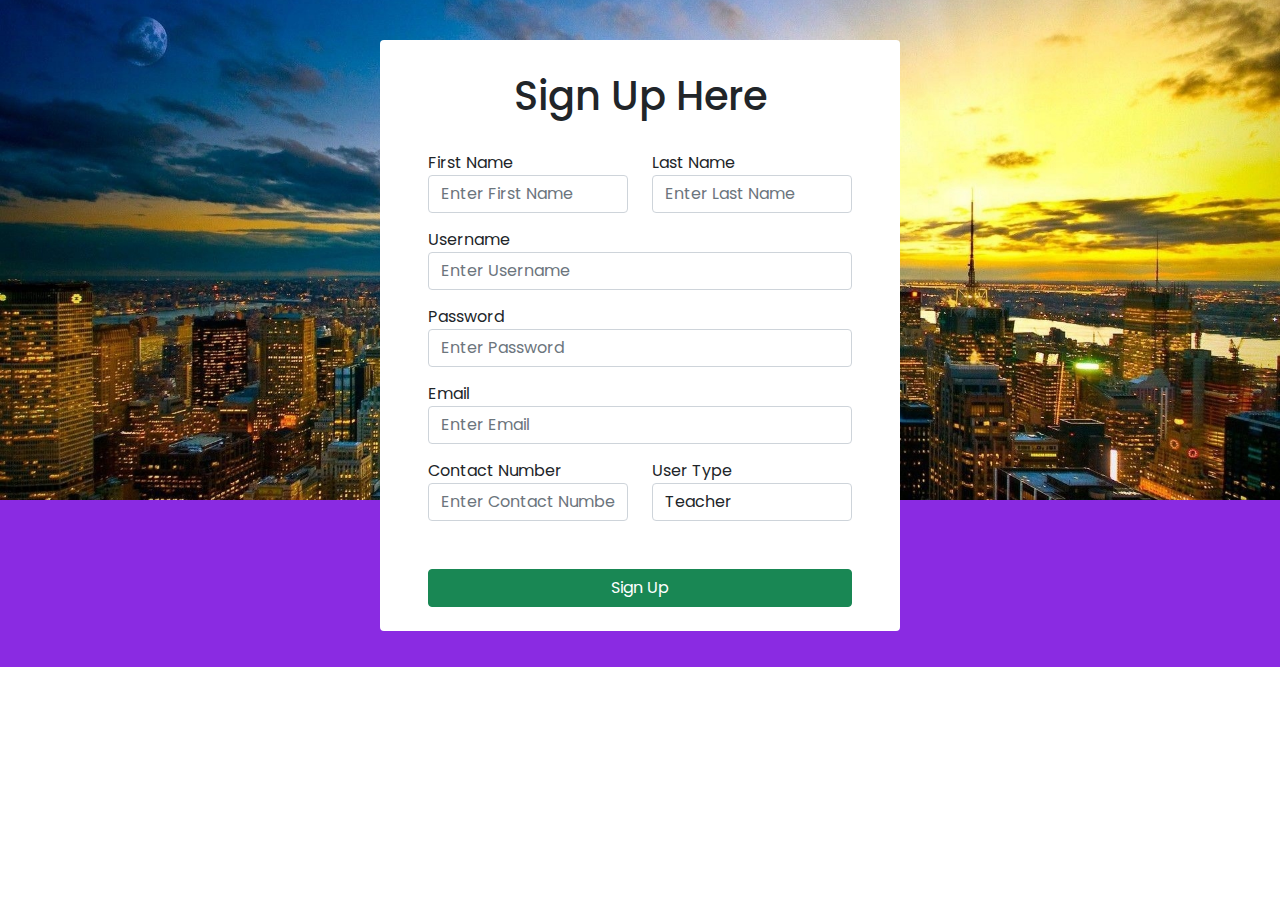
<file: register.html>
<!DOCTYPE html>
<html lang="en">
<head>
    <meta charset="UTF-8">
    <meta http-equiv="X-UA-Compatible" content="IE=edge">
    <meta name="viewport" content="width=device-width, initial-scale=1.0">
    <title>register</title>
    <link rel="stylesheet" href="style.css">
    <link rel="stylesheet" href="style_2.css">
    <link rel="stylesheet" href="bootstrap/css/bootstrap.min.css">
    <script src="bootstrap/jquery.js"></script>
    <script src="popper.js"></script>
    <script src="popper.min.js"></script>
    <script src="bootstrap/js/bootstrap.min.js"></script>

    <link href='https://unpkg.com/boxicons@2.0.7/css/boxicons.min.css' rel='stylesheet'>
    <link rel="stylesheet" href="https://cdnjs.cloudflare.com/ajax/libs/font-awesome/6.1.2/css/all.min.css">
    
    <style>
        .img{
            background-image: url("image/1.jpg");
            width: 100%;
            height: 500px;
            background-size: 100% 100%;
            margin: 0px;
        }
        label{
            margin-top: 15px;
        }
        .footer{
            background-color: blueviolet;
            height: 167px;
        }
    </style>
</head>
<body>
    <div class="container-fluid p-0">
        <div class="row justify-content-center img p-3">
            <div class="col-md-5 bg-white px-5 py-4 mt-4 rounded">
                <h1 class="text-center py-2">Sign Up Here</h1>
                <form method="post">
                    <div class="form-group">
                        <div class="row">
                            <div class="col-md-6">
                                <label>First Name</label>
                                <input type="text" class="form-control" placeholder="Enter First Name" name="fname" required>
                            </div>
                            <div class="col-md-6">
                                <label>Last Name</label>
                                <input type="text" class="form-control" placeholder="Enter Last Name" name="lname" required>
                            </div>
                        </div>
                    </div>
                    <div class="form-group">
                        <label>Username&nbsp&nbsp</label><small style="font-size: 15px; font-weight:550 " id="result"></small>
                        <input type="text" class="form-control" placeholder="Enter Username" name="uname" id="username" required>
                    </div>
                    <div class="form-group">
                        <label>Password</label>
                        <input type="password" class="form-control" placeholder="Enter Password" name="password" required pattern="{6}">
                    </div>
                    <div class="form-group">
                        <label>Email</label>
                        <input type="email" class="form-control" placeholder="Enter Email" name="email" required>
                    </div>
                    <div class="form-group">
                        <div class="row">
                            <div class="col-md-6">
                                <label>Contact Number</label><small style="font-size: 15px; font-weight:550 " id="cont_result"></small>
                                <input type="text" class="form-control" placeholder="Enter Contact Number" name="contact" pattern="[0-9]{10}" title="Number must contain 10 digits only" required>
                            </div>
                            <div class="col-md-6">
                                <label>User Type</label>
                                <select class="form-control" name="utype" required>
                                    <option value="cust">Teacher</option>
                                    <option value="sell">Student</option>
                                </select>
                            </div>
                        </div>
                    </div>
                    <div class="form-group mt-5">
                        <a href="index.html"><input type="button" class="btn btn-success" value="Sign Up" id="submitbtn" style="width: 100%;"></a>
                    </div>
                </form>
            </div>
        </div>
        <div class="row footer">
        </div>
    </div>
    
</body>
</html>
</file>
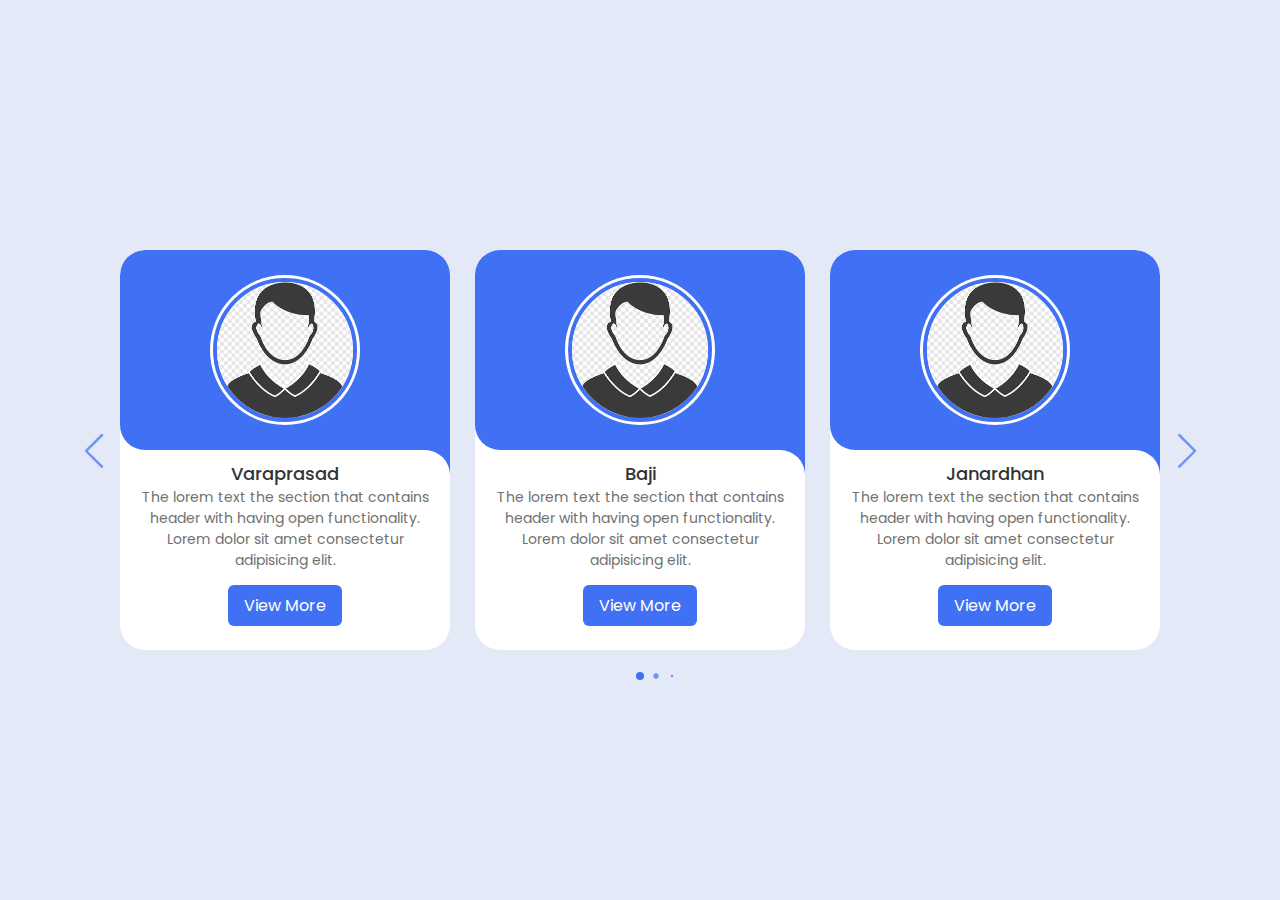
<file: slider.html>
<!DOCTYPE html>
    <!-- Coding by CodingLab | www.codinglabweb.com -->
    <html lang="en">
    <head>
        <meta charset="UTF-8">
        <meta http-equiv="X-UA-Compatible" content="IE=edge">
        <meta name="viewport" content="width=device-width, initial-scale=1.0">
        <title>Responsive Card Slider</title>

        <!-- Swiper CSS -->
        <link rel="stylesheet" href="swiper-bundle.min.css">
        <link rel="stylesheet" href="style.css">

        <!-- CSS -->
        <link rel="stylesheet" href="slider.css">
                                        
    </head>
    <body>
        <div class="slide-container swiper">
            <div class="slide-content">
                <div class="card-wrapper swiper-wrapper">
                    <div class="card swiper-slide">
                        <div class="image-content">
                            <span class="overlay"></span>

                            <div class="card-image">
                                <img src="image/profile.jpg" alt="" class="card-img">
                            </div>
                        </div>

                        <div class="card-content">
                            <h2 class="name">Varaprasad</h2>
                            <p class="description">The lorem text the section that contains header with having open functionality. Lorem dolor sit amet consectetur adipisicing elit.</p>

                            <button class="button">View More</button>
                        </div>
                    </div>
                    <div class="card swiper-slide">
                        <div class="image-content">
                            <span class="overlay"></span>

                            <div class="card-image">
                                <img src="image/profile.jpg" alt="" class="card-img">
                            </div>
                        </div>

                        <div class="card-content">
                            <h2 class="name">Baji</h2>
                            <p class="description">The lorem text the section that contains header with having open functionality. Lorem dolor sit amet consectetur adipisicing elit.</p>

                            <button class="button">View More</button>
                        </div>
                    </div>
                    <div class="card swiper-slide">
                        <div class="image-content">
                            <span class="overlay"></span>

                            <div class="card-image">
                                <img src="image/profile.jpg" alt="" class="card-img">
                            </div>
                        </div>

                        <div class="card-content">
                            <h2 class="name">Janardhan</h2>
                            <p class="description">The lorem text the section that contains header with having open functionality. Lorem dolor sit amet consectetur adipisicing elit.</p>

                            <button class="button">View More</button>
                        </div>
                    </div>
                    <div class="card swiper-slide">
                        <div class="image-content">
                            <span class="overlay"></span>

                            <div class="card-image">
                                <img src="image/profile.jpg" alt="" class="card-img">
                            </div>
                        </div>

                        <div class="card-content">
                            <h2 class="name">Jai Ram</h2>
                            <p class="description">The lorem text the section that contains header with having open functionality. Lorem dolor sit amet consectetur adipisicing elit.</p>

                            <button class="button">View More</button>
                        </div>
                    </div>
                    <div class="card swiper-slide">
                        <div class="image-content">
                            <span class="overlay"></span>

                            <div class="card-image">
                                <img src="image/profile.jpg" alt="" class="card-img">
                            </div>
                        </div>

                        <div class="card-content">
                            <h2 class="name">Karthik</h2>
                            <p class="description">The lorem text the section that contains header with having open functionality. Lorem dolor sit amet consectetur adipisicing elit.</p>

                            <button class="button">View More</button>
                        </div>
                    </div>
                    <div class="card swiper-slide">
                        <div class="image-content">
                            <span class="overlay"></span>

                            <div class="card-image">
                                <img src="image/profile.jpg" alt="" class="card-img">
                            </div>
                        </div>

                        <div class="card-content">
                            <h2 class="name">Pavan Kalyan</h2>
                            <p class="description">The lorem text the section that contains header with having open functionality. Lorem dolor sit amet consectetur adipisicing elit.</p>

                            <button class="button">View More</button>
                        </div>
                    </div>
                    <div class="card swiper-slide">
                        <div class="image-content">
                            <span class="overlay"></span>

                            <div class="card-image">
                                <img src="image/profile.jpg" alt="" class="card-img">
                            </div>
                        </div>

                        <div class="card-content">
                            <h2 class="name">Althaf</h2>
                            <p class="description">The lorem text the section that contains header with having open functionality. Lorem dolor sit amet consectetur adipisicing elit.</p>

                            <button class="button">View More</button>
                        </div>
                    </div>
                    <div class="card swiper-slide">
                        <div class="image-content">
                            <span class="overlay"></span>

                            <div class="card-image">
                                <img src="image/profile.jpg" alt="" class="card-img">
                            </div>
                        </div>

                        <div class="card-content">
                            <h2 class="name">Kiran</h2>
                            <p class="description">The lorem text the section that contains header with having open functionality. Lorem dolor sit amet consectetur adipisicing elit.</p>

                            <button class="button">View More</button>
                        </div>
                    </div>
                    <div class="card swiper-slide">
                        <div class="image-content">
                            <span class="overlay"></span>

                            <div class="card-image">
                                <img src="image/profile.jpg" alt="" class="card-img">
                            </div>
                        </div>

                        <div class="card-content">
                            <h2 class="name">Ramu</h2>
                            <p class="description">The lorem text the section that contains header with having open functionality. Lorem dolor sit amet consectetur adipisicing elit.</p>

                            <button class="button">View More</button>
                        </div>
                    </div>
                </div>
            </div>

            <div class="swiper-button-next swiper-navBtn"></div>
            <div class="swiper-button-prev swiper-navBtn"></div>
            <div class="swiper-pagination"></div>
        </div>
        
    </body>

    <!-- Swiper JS -->
    <script src="swiper-bundle.min.js"></script>

    <!-- JavaScript -->
    <script src="slider.js"></script>
</html>
</file>
<file: style.css>
/* Google Fonts Import Link */
@import url('https://fonts.googleapis.com/css2?family=Poppins:wght@300;400;500;600;700&display=swap');
*{
  margin: 0;
  padding: 0;
  box-sizing: border-box;
  font-family: 'Poppins', sans-serif;
}
body{
  overflow-x: hidden;
}

:root{
  /* ===== Colors ===== */
  --body-color: #E4E9F7;
  --sidebar-color: #FFF;
  --primary-color: #695CFE;
  --primary-color-light: #F6F5FF;
  --toggle-color: #DDD;
  --text-color: #707070;
  --hover-color:lightblue;
  --shadow-color:rgba(128, 128, 128, 0.393);

  /* ====== Transition ====== */
  --tran-03: all 0.2s ease;
  --tran-03: all 0.3s ease;
  --tran-04: all 0.3s ease;
  --tran-05: all 0.3s ease;
}

.white{
  background-color: var(--body-color);
}
.bar{
  background-color: var(--sidebar-color);
}
.primary{
  background-color: var(--primary-color);
}
.toggle{
  background-color: var(--toggle-color);
}
.text{
  background-color: var(--text-color);
}
.hover{
background-color: var(--hover-color);
}

body{
  min-height: 100vh;
  background-color: var(--body-color);
  transition: var(--tran-05);
}

::selection{
  background-color: var(--primary-color);
  color: #fff;
}

body.dark{
  --body-color: #18191a;
  --sidebar-color: #242526;
  --primary-color: #3a3b3c;
  --primary-color-light: #3a3b3c;
  --toggle-color: #fff;
  --text-color: #ccc;
  --hover-color: rgba(0, 0, 0, 0.3);
  --shadow-color:#3a3b3c;
}


.sidebar{
  position: fixed;
  top: 0;
  left: 0;
  height: 100%;
  width: 260px;
  background-color: var(--primary-color-light);
  z-index: 100;
  transition: all 0.5s ease;
  padding: 10px;
}
.sidebar.close{
  width: 78px;
  padding: 0px !important;
}
.sidebar .logo-details{
  height: 60px;
  width: 100%;
  display: flex;
  align-items: center;
}
.sidebar .logo-details i{
  font-size: 40px;
  color: var(--text-color);
  height: 50px;
  min-width: 78px;
  text-align: center;
  line-height: 50px;
}
.sidebar .logo-details .logo_name{
  font-size: 22px;
  color: var(--text-color);
  font-weight: 600;
  transition: 0.3s ease;
  transition-delay: 0.1s;
}
.sidebar.close .logo-details .logo_name{
  transition-delay: 0s;
  opacity: 0;
  pointer-events: none;
}
.sidebar .nav-links{
  height: 100%;
  padding: 30px 0 150px 0;
  overflow: auto;
}
.sidebar.close .nav-links{
  overflow: visible;
}
.sidebar .nav-links::-webkit-scrollbar{
  display: none;
}
.sidebar .nav-links li{
  position: relative;
  list-style: none;
  transition: all 0.4s ease;
}
.sidebar .nav-links .li:hover{
  background: var(--hover-color);
  border-radius: 5px;
}
.sidebar .nav-links li .iocn-link{
  display: flex;
  align-items: center;
  justify-content: space-between;
}
.sidebar.close .nav-links li .iocn-link{
  display: block
}
.sidebar .nav-links li i{
  height: 50px;
  min-width: 78px;
  text-align: center;
  line-height: 50px;
  color: var(--text-color);
  font-size: 20px;
  cursor: pointer;
  transition: all 0.3s ease;
}
.sidebar .nav-links li.showMenu i.arrow{
  transform: rotate(-180deg);
}
.sidebar.close .nav-links i.arrow{
  display: none;
}
.sidebar .nav-links li a{
  display: flex;
  align-items: center;
  text-decoration: none;
}
.sidebar .nav-links li a .link_name{
  font-size: 18px;
  font-weight: 400;
  color: var(--text-color);
  transition: all 0.4s ease;
}
.sidebar.close .nav-links li a .link_name{
  opacity: 0;
  pointer-events: none;
}
.sidebar .nav-links li .sub-menu{
  padding: 6px 6px 14px 80px;
  margin-top: 0px;
  background:var(--primary-color-light);
  display: none;
}
.sidebar .nav-links li.showMenu .sub-menu{
  display: block;
}
.sidebar .nav-links li .sub-menu a{
  color: var(--text-color);
  font-size: 15px;
  padding: 5px 0;
  white-space: nowrap;
  opacity: 0.6;
  transition: all 0.3s ease;
}
.sidebar .nav-links li .sub-menu a:hover{
  opacity: 1;
}
.sidebar.close .nav-links li .sub-menu{
  position: absolute;
  left: 100%;
  top: -10px;
  margin-top: 0;
  padding: 10px 20px;
  border-radius: 0 6px 6px 0;
  opacity: 0;
  display: block;
  pointer-events: none;
  transition: 0s;
}
.sidebar.close .nav-links li:hover .sub-menu{
  top: 0;
  opacity: 1;
  pointer-events: auto;
  transition: all 0.4s ease;
}
.sidebar .nav-links li .sub-menu .link_name{
  display: none;
}
.sidebar.close .nav-links li .sub-menu .link_name{
  font-size: 18px;
  opacity: 1;
  display: block;
}
.sidebar .nav-links li .sub-menu.blank{
  opacity: 1;
  pointer-events: auto;
  padding: 3px 20px 6px 16px;
  opacity: 0;
  pointer-events: none;
}
.sidebar .nav-links li:hover .sub-menu.blank{
  top: 50%;
  transform: translateY(-50%);
}
.sidebar .profile-details{
  position: fixed;
  bottom: 0;
  left: 0px;
  width: 260px;
  display: flex;
  align-items: center;
  justify-content: space-between;
  background: var(--primary-color-light);
  padding: 12px 0;
  transition: all 0.5s ease;
}
.sidebar.close .profile-details{
  background: none;
}
.sidebar.close .profile-details{
  width: 78px;
}
.sidebar .profile-details .profile-content{
  display: flex;
  align-items: center;
}
.sidebar .profile-details img{
  height: 52px;
  width: 52px;
  object-fit: cover;
  border-radius: 16px;
  margin: 0 14px 0 12px;
  background: var(--toggle-color);
  transition: all 0.5s ease;
}
.sidebar.close .profile-details img{
  padding: 8px;
}
.sidebar .profile-details .profile_name,
.sidebar .profile-details .job{
  color: var(--text-color);
  font-size: 18px;
  font-weight: 500;
  white-space: nowrap;
}
.sidebar.close .profile-details i,
.sidebar.close .profile-details .profile_name,
.sidebar.close .profile-details .job{
  display: none;
}
.sidebar .profile-details .job{
  font-size: 12px;
}
.home-section{
  position: relative;
  background: var(--body-color);
 
  left: 260px;
  width: calc(100% - 260px);
  transition: all 0.5s ease;
}
.sidebar.close ~ .home-section{
  left: 78px;
  width: calc(100% - 78px);
}



@media screen and (max-width: 400px){
  .sidebar{
    width: 240px;
  }
  .sidebar.close{
    width: 78px;
  }
  .sidebar .profile-details{
    width: 240px;
  }
  .sidebar.close .profile-details{
    background: none;
  }
  .sidebar.close .profile-details{
    width: 78px;
  }
  .home-section{
    left: 240px;
    width: calc(100% - 240px);
  }
  .sidebar.close ~ .home-section{
    left: 78px;
    width: calc(100% - 78px);
  }
  .ulist li{
    display: inline;
    /* display: flex !important; */
    /* flex-direction: row !important; */
    background-color: red !important;

  }
}


.menu-bar .mode .sun-moon{
  height: 50px;
  width: 60px;
}

.mode .sun-moon i{
  position: absolute;
}
.mode .sun-moon i.sun{
  opacity: 0;
}
body.dark .mode .sun-moon i.sun{
  opacity: 1;
}
body.dark .mode .sun-moon i.moon{
  opacity: 0;
}

.menu-bar .bottom-content .toggle-switch{
  position: absolute;
  right: 0;
  height: 100%;
  min-width: 60px;
  display: flex;
  align-items: center;
  justify-content: center;
  border-radius: 6px;
  cursor: pointer;
}
.toggle-switch .switch{
  position: relative;
  height: 22px;
  width: 40px;
  border-radius: 25px;
  background-color: var(--toggle-color);
  transition: var(--tran-05);
}

.switch::before{
  content: '';
  position: absolute;
  height: 15px;
  width: 15px;
  border-radius: 50%;
  top: 50%;
  left: 5px;
  transform: translateY(-50%);
  background-color: var(--sidebar-color);
  transition: var(--tran-04);
}

body.dark .switch::before{
  left: 20px;
}


.head-text{
  color: var(--text-color);
}
.exp-btn{
  background-color: red;
}

.b-s{
  box-shadow: 0px 5px 10px var(--shadow-color);
}

.search{
  border: none;
  padding: 5px 16px;
  
}
</file>
<file: style_2.css>
/* Google Font Import - Poppins */
@import url('https://fonts.googleapis.com/css2?family=Poppins:wght@300;400;500;600;700&display=swap');
*{
    margin: 0;
    padding: 0;
    box-sizing: border-box;
    font-family: 'Poppins', sans-serif;
}

:root{
    /* ===== Colors ===== */
    --body-color: #E4E9F7;
    --sidebar-color: #FFF;
    --primary-color: #695CFE;
    --primary-color-light: #F6F5FF;
    --toggle-color: #DDD;
    --text-color: #707070;

    /* ====== Transition ====== */
    --tran-03: all 0.2s ease;
    --tran-03: all 0.3s ease;
    --tran-04: all 0.3s ease;
    --tran-05: all 0.3s ease;
}

body{
    min-height: 100vh;
    background-color: var(--body-color);
    transition: var(--tran-05);
}

::selection{
    background-color: var(--primary-color);
    color: #fff;
}

body.dark{
    --body-color: #18191a;
    --sidebar-color: #242526;
    --primary-color: #3a3b3c;
    --primary-color-light: #3a3b3c;
    --toggle-color: #fff;
    --text-color: #ccc;
}


/* =========================== */

.sidebar .menu-bar .mode{
    border-radius: 6px;
    background-color: var(--primary-color-light);
    position: relative;
    transition: var(--tran-05);
}

.menu-bar .mode .sun-moon{
    height: 50px;
    width: 60px;
}

.mode .sun-moon i{
    position: absolute;
}
.mode .sun-moon i.sun{
    opacity: 0;
}
body.dark .mode .sun-moon i.sun{
    opacity: 1;
}
body.dark .mode .sun-moon i.moon{
    opacity: 0;
}

.menu-bar .bottom-content .toggle-switch{
    position: absolute;
    right: 0;
    height: 100%;
    min-width: 60px;
    display: flex;
    align-items: center;
    justify-content: center;
    border-radius: 6px;
    cursor: pointer;
}
.toggle-switch .switch{
    position: relative;
    height: 22px;
    width: 40px;
    border-radius: 25px;
    background-color: var(--toggle-color);
    transition: var(--tran-05);
}

.switch::before{
    content: '';
    position: absolute;
    height: 15px;
    width: 15px;
    border-radius: 50%;
    top: 50%;
    left: 5px;
    transform: translateY(-50%);
    background-color: var(--sidebar-color);
    transition: var(--tran-04);
}

body.dark .switch::before{
    left: 20px;
}

.home{
    position: absolute;
    top: 0;
    top: 0;
    left: 250px;
    height: 100vh;
    width: calc(100% - 250px);
    background-color: var(--body-color);
    transition: var(--tran-05);
}
.home .text{
    font-size: 30px;
    font-weight: 500;
    color: var(--text-color);
    padding: 12px 60px;
}

.sidebar.close ~ .home{
    left: 78px;
    height: 100vh;
    width: calc(100% - 78px);
}
body.dark .home .text{
    color: var(--text-color);
}
</file>
<file: slider.css>
/* Google Fonts - Poppins */
@import url('https://fonts.googleapis.com/css2?family=Poppins:wght@300;400;500;600&display=swap');

*{
  margin: 0;
  padding: 0;
  box-sizing: border-box;
  font-family: 'Poppins', sans-serif;
}
body{
  min-height: 100vh;
  display: flex;
  align-items: center;
  justify-content: center;
  background-color: var(--body-color);
}
.slide-container{
  max-width: 1120px;
  width: 100%;
  padding: 40px 0;
}
.slide-content{
  margin: 0 40px;
  overflow: hidden;
  border-radius: 25px;
}
.card{
  border-radius: 25px;
  background-color: #FFF;
}
.image-content,
.card-content{
  display: flex;
  flex-direction: column;
  align-items: center;
  padding: 10px 14px;
}
.image-content{
  position: relative;
  row-gap: 5px;
  padding: 25px 0;
}
.overlay{
  position: absolute;
  left: 0;
  top: 0;
  height: 100%;
  width: 100%;
  background-color: #4070F4;
  border-radius: 25px 25px 0 25px;
}
.overlay::before,
.overlay::after{
  content: '';
  position: absolute;
  right: 0;
  bottom: -40px;
  height: 40px;
  width: 40px;
  background-color: #4070F4;
}
.overlay::after{
  border-radius: 0 25px 0 0;
  background-color: #FFF;
}
.card-image{
  position: relative;
  height: 150px;
  width: 150px;
  border-radius: 50%;
  background: #FFF;
  padding: 3px;
}
.card-image .card-img{
  height: 100%;
  width: 100%;
  object-fit: cover;
  border-radius: 50%;
  border: 4px solid #4070F4;
}
.name{
  font-size: 18px;
  font-weight: 500;
  color: #333;
}
.description{
  font-size: 14px;
  color: #707070;
  text-align: center;
}
.button{
  border: none;
  font-size: 16px;
  color: #FFF;
  padding: 8px 16px;
  background-color: #4070F4;
  border-radius: 6px;
  margin: 14px;
  cursor: pointer;
  transition: all 0.3s ease;
}
.button:hover{
  background: #265DF2;
}

.swiper-navBtn{
  color: #6E93f7;
  transition: color 0.3s ease;
}
.swiper-navBtn:hover{
  color: #4070F4;
}
.swiper-navBtn::before,
.swiper-navBtn::after{
  font-size: 35px;
}
.swiper-button-next{
  right: 0;
}
.swiper-button-prev{
  left: 0;
}
.swiper-pagination-bullet{
  background-color: #6E93f7;
  opacity: 1;
}
.swiper-pagination-bullet-active{
  background-color: #4070F4;
}

@media screen and (max-width: 768px) {
  .slide-content{
    margin: 0 10px;
  }
  .swiper-navBtn{
    display: none;
  }
}
</file>
